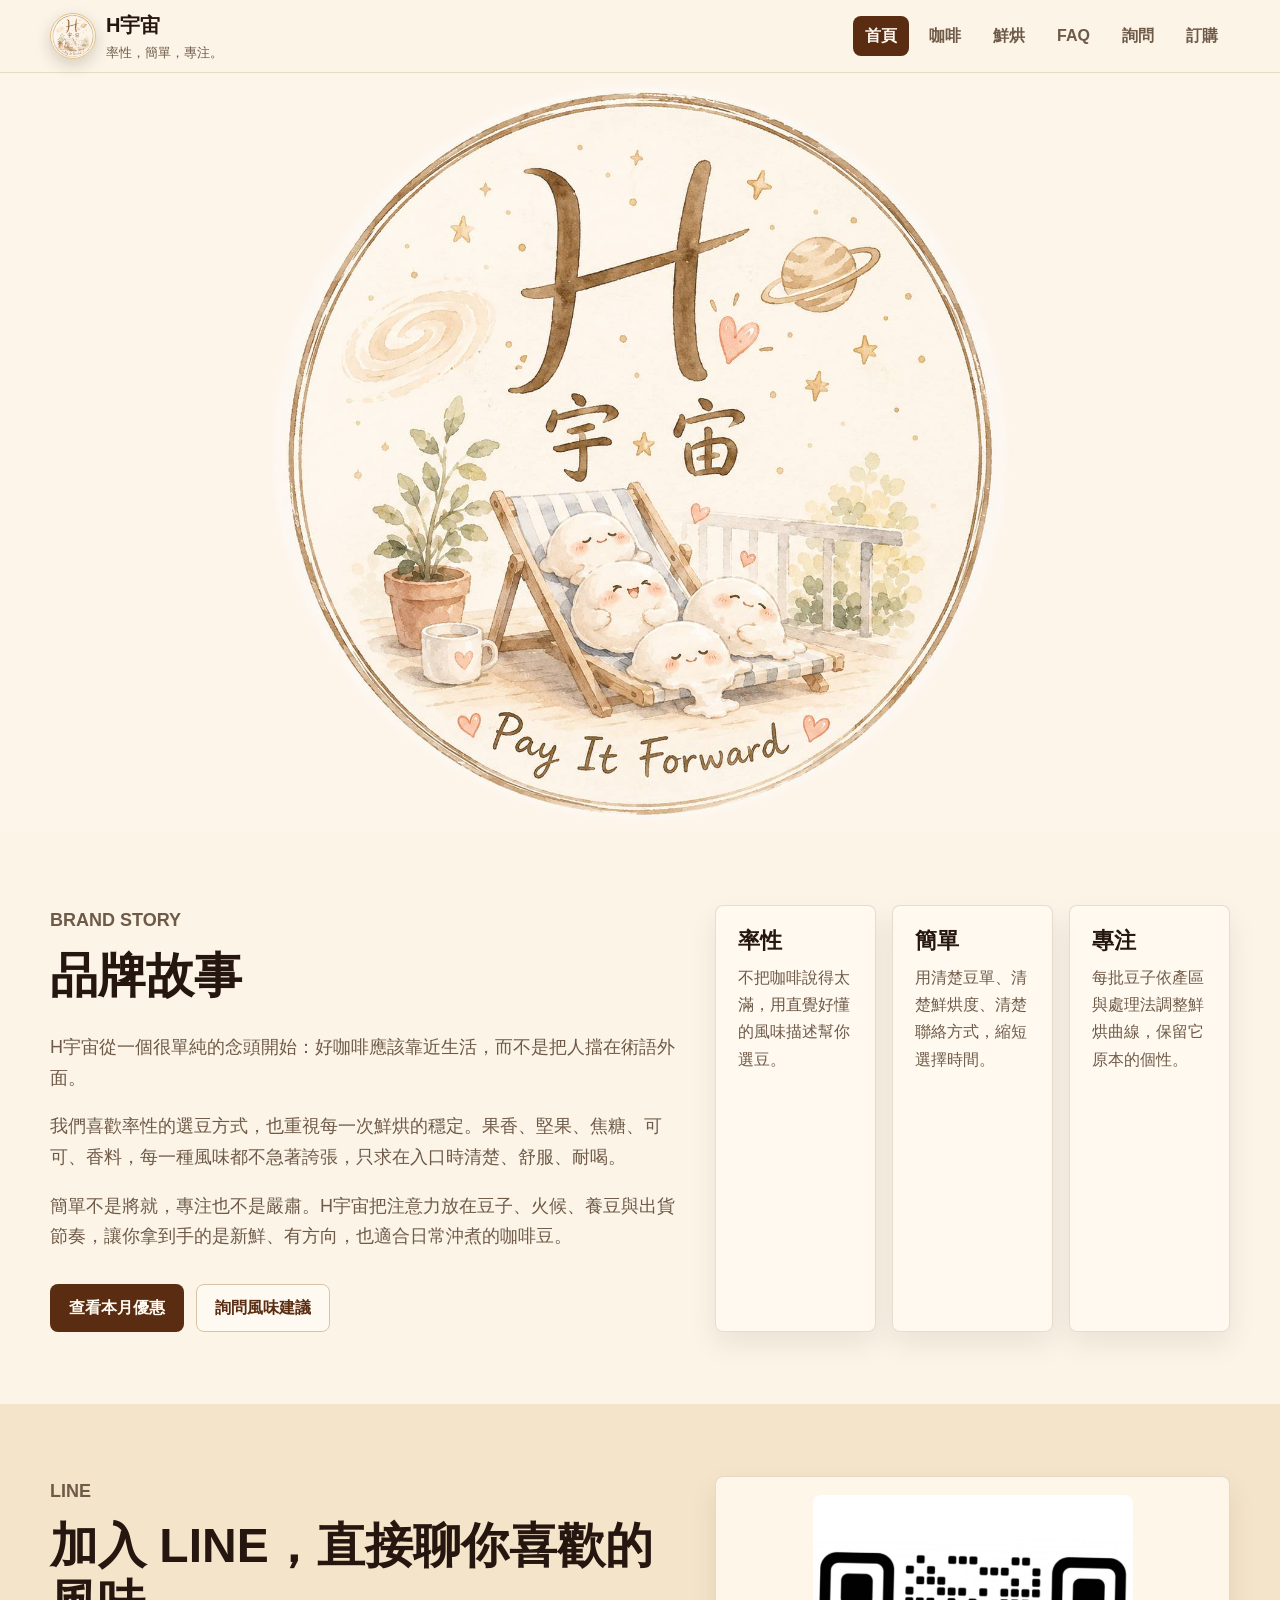
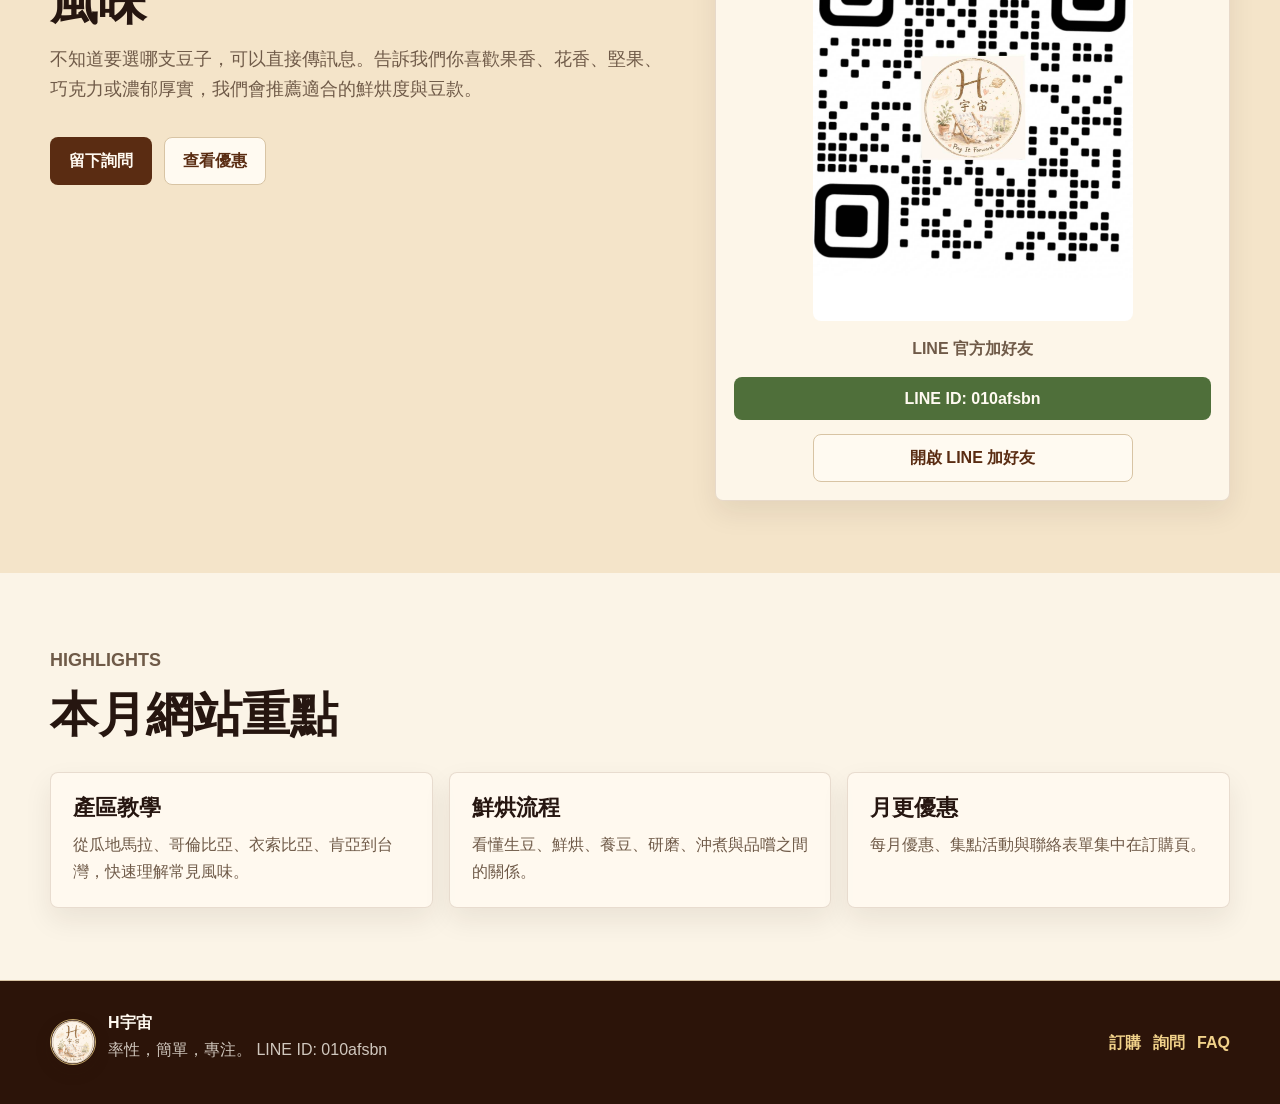
<file: index.html>
<!doctype html>
<html lang="zh-Hant">
  <head>
    <meta charset="utf-8">
    <meta name="viewport" content="width=device-width, initial-scale=1">
    <title>H宇宙</title>
    <meta name="description" content="H宇宙，以率性、簡單、專注的方式烘出日常裡乾淨而有個性的咖啡。">
    <meta name="keywords" content="H宇宙, 鮮烘咖啡豆, 咖啡豆訂購, 手沖咖啡, LINE 訂購咖啡豆">
    <meta name="author" content="H宇宙">
    <meta name="theme-color" content="#07101f">
    <link rel="canonical" href="https://go1688tw.github.io/yn/">
    <meta property="og:locale" content="zh_TW">
    <meta property="og:type" content="website">
    <meta property="og:site_name" content="H宇宙">
    <meta property="og:title" content="H宇宙">
    <meta property="og:description" content="率性、簡單、專注。以鮮烘豆單與 LINE 諮詢，找到適合日常的一杯咖啡。">
    <meta property="og:url" content="https://go1688tw.github.io/yn/">
    <meta property="og:image" content="https://go1688tw.github.io/yn/assets/images/social/og-h-universe-pay-it-forward-20260714.png">
    <meta name="twitter:card" content="summary_large_image">
    <meta name="twitter:title" content="H宇宙">
    <meta name="twitter:description" content="率性、簡單、專注。以鮮烘豆單與 LINE 諮詢，找到適合日常的一杯咖啡。">
    <meta name="twitter:image" content="https://go1688tw.github.io/yn/assets/images/social/og-h-universe-pay-it-forward-20260714.png">
    <link rel="icon" href="assets/images/logo/h-universe-pay-it-forward-logo-transparent.png">
    <link rel="apple-touch-icon" href="assets/images/logo/h-universe-pay-it-forward-logo-transparent.png">
    <link rel="stylesheet" href="assets/css/styles.css?v=20260714-logo-paper">
    <script type="application/ld+json">
      {
        "@context": "https://schema.org",
        "@type": "Store",
        "name": "H宇宙",
        "description": "鮮烘咖啡豆、月豆單、咖啡風味建議與 LINE 訂購諮詢。",
        "image": "https://go1688tw.github.io/yn/assets/images/social/og-h-universe-pay-it-forward-20260714.png",
        "logo": "https://go1688tw.github.io/yn/assets/images/logo/h-universe-pay-it-forward-logo-transparent.png",
        "url": "https://go1688tw.github.io/yn/",
        "contactPoint": {
          "@type": "ContactPoint",
          "contactType": "customer service",
          "url": "https://page.line.me/010afsbn",
          "areaServed": "TW",
          "availableLanguage": ["zh-Hant"]
        }
      }
    </script>
  </head>
  <body data-page="home">
    <header class="site-header" id="site-header"></header>
    <main id="app" class="site-main"></main>
    <footer class="site-footer" id="site-footer"></footer>
    <script src="https://code.jquery.com/jquery-3.7.1.min.js"></script>
    <script src="assets/js/form-config.js"></script>
    <script src="assets/js/app.js?v=20260714-qr-5647"></script>
  </body>
</html>
</file>
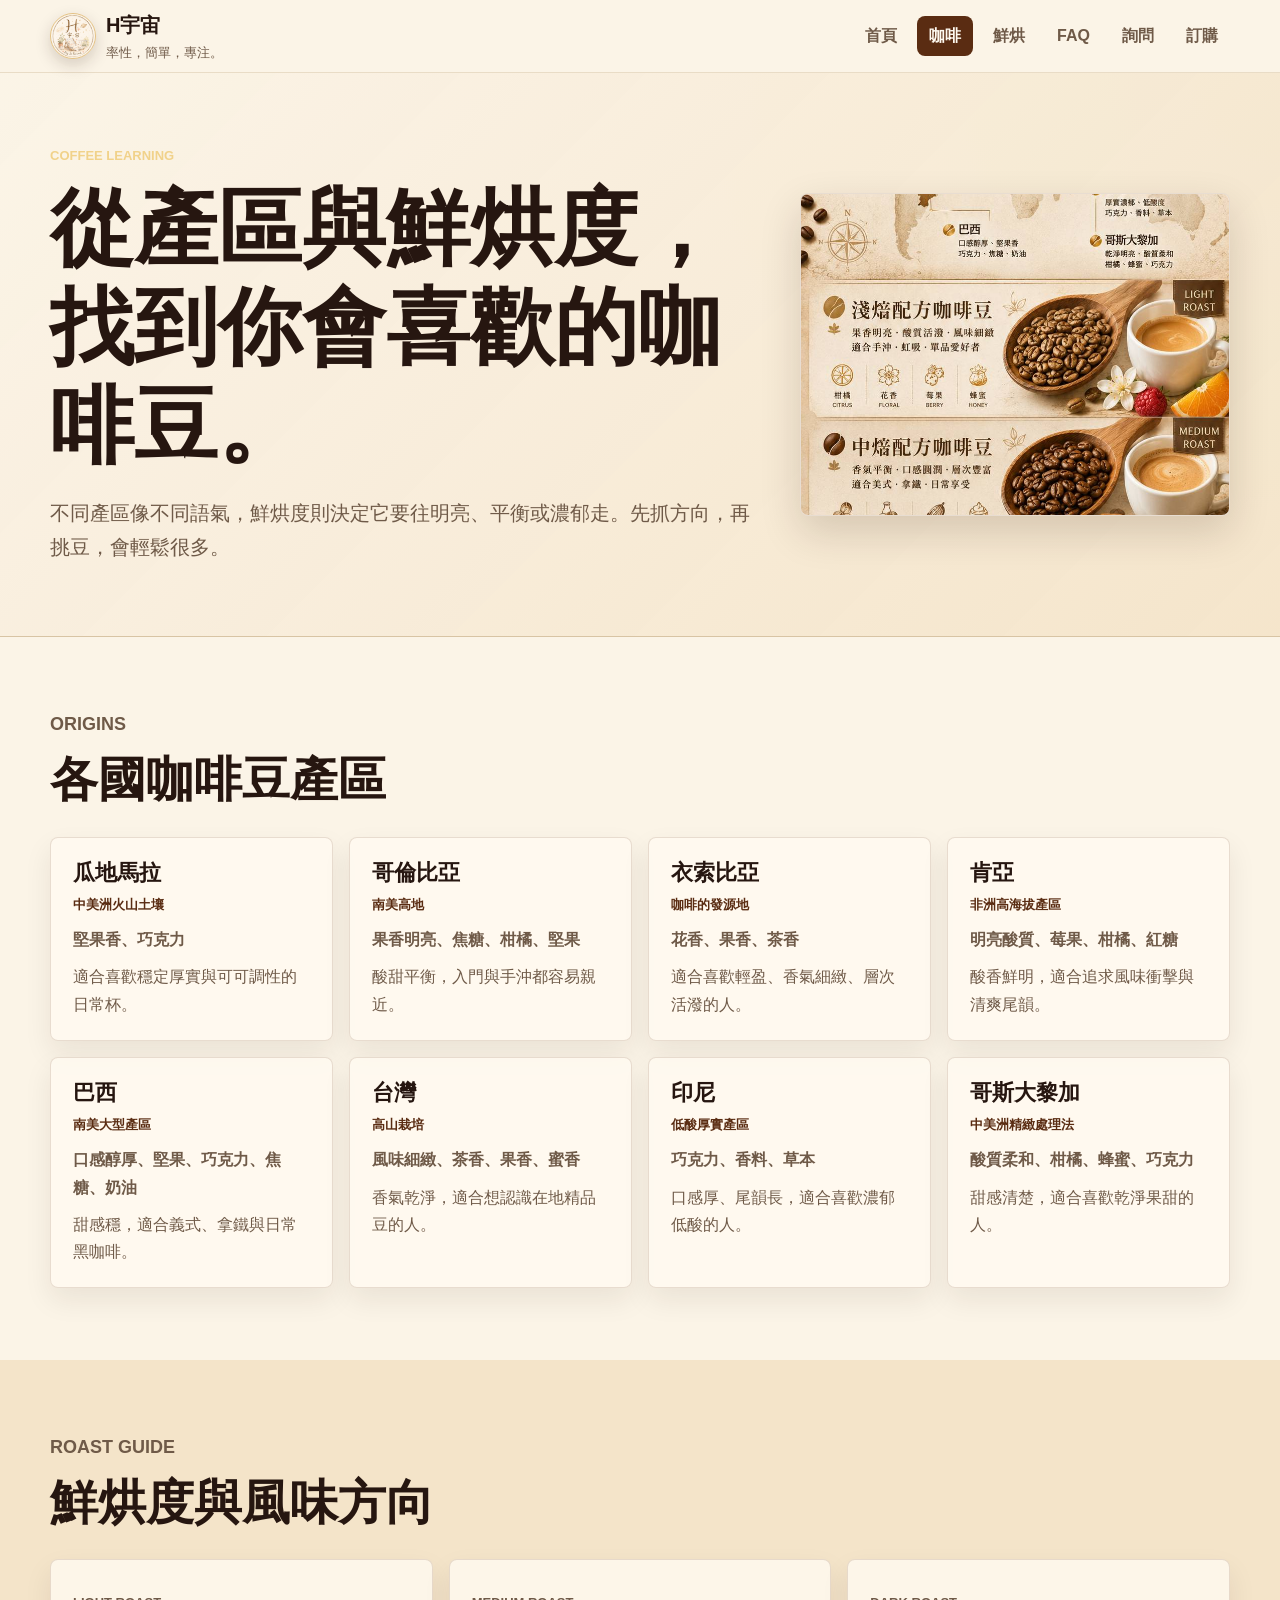
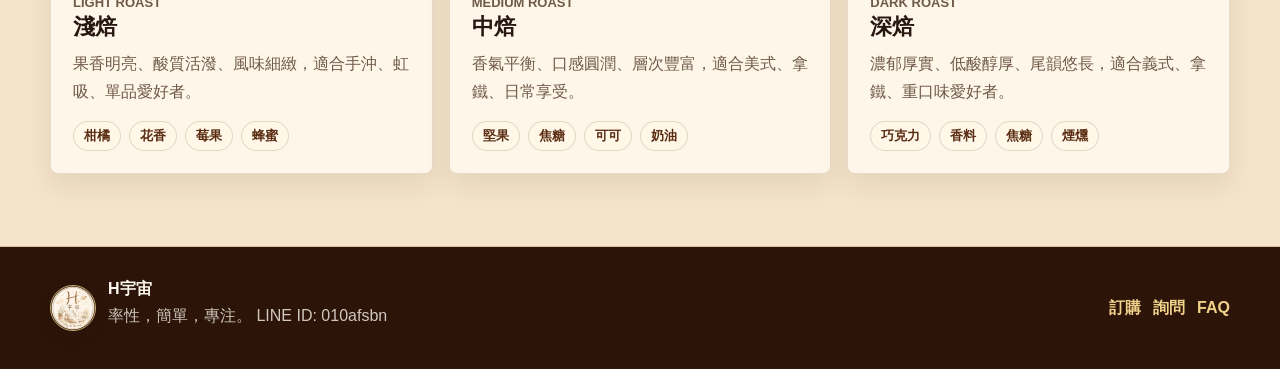
<file: coffee.html>
<!doctype html>
<html lang="zh-Hant">
  <head>
    <meta charset="utf-8">
    <meta name="viewport" content="width=device-width, initial-scale=1">
    <title>咖啡 | H宇宙</title>
    <meta name="description" content="認識咖啡豆產區、鮮烘度與風味方向。">
    <meta name="keywords" content="咖啡, 咖啡豆產區, 淺焙, 中焙, 深焙, 咖啡風味">
    <meta name="author" content="H宇宙">
    <meta name="theme-color" content="#f4e4c9">
    <link rel="canonical" href="https://go1688tw.github.io/yn/coffee.html">
    <meta property="og:locale" content="zh_TW">
    <meta property="og:type" content="article">
    <meta property="og:site_name" content="H宇宙">
    <meta property="og:title" content="咖啡 | H宇宙">
    <meta property="og:description" content="用產區、鮮烘度與風味方向，快速找到適合自己的咖啡豆。">
    <meta property="og:url" content="https://go1688tw.github.io/yn/coffee.html">
    <meta property="og:image" content="https://go1688tw.github.io/yn/assets/images/social/og-h-universe-pay-it-forward-20260714.png">
    <meta name="twitter:card" content="summary_large_image">
    <meta name="twitter:title" content="咖啡 | H宇宙">
    <meta name="twitter:description" content="認識咖啡豆產區、鮮烘度與風味方向。">
    <meta name="twitter:image" content="https://go1688tw.github.io/yn/assets/images/social/og-h-universe-pay-it-forward-20260714.png">
    <link rel="icon" href="assets/images/logo/h-universe-pay-it-forward-logo-transparent.png">
    <link rel="apple-touch-icon" href="assets/images/logo/h-universe-pay-it-forward-logo-transparent.png">
    <link rel="stylesheet" href="assets/css/styles.css?v=20260714-logo-paper">
  </head>
  <body data-page="education">
    <header class="site-header" id="site-header"></header>
    <main id="app" class="site-main"></main>
    <footer class="site-footer" id="site-footer"></footer>
    <script src="https://code.jquery.com/jquery-3.7.1.min.js"></script>
    <script src="assets/js/form-config.js"></script>
    <script src="assets/js/app.js?v=20260714-qr-5647"></script>
  </body>
</html>
</file>
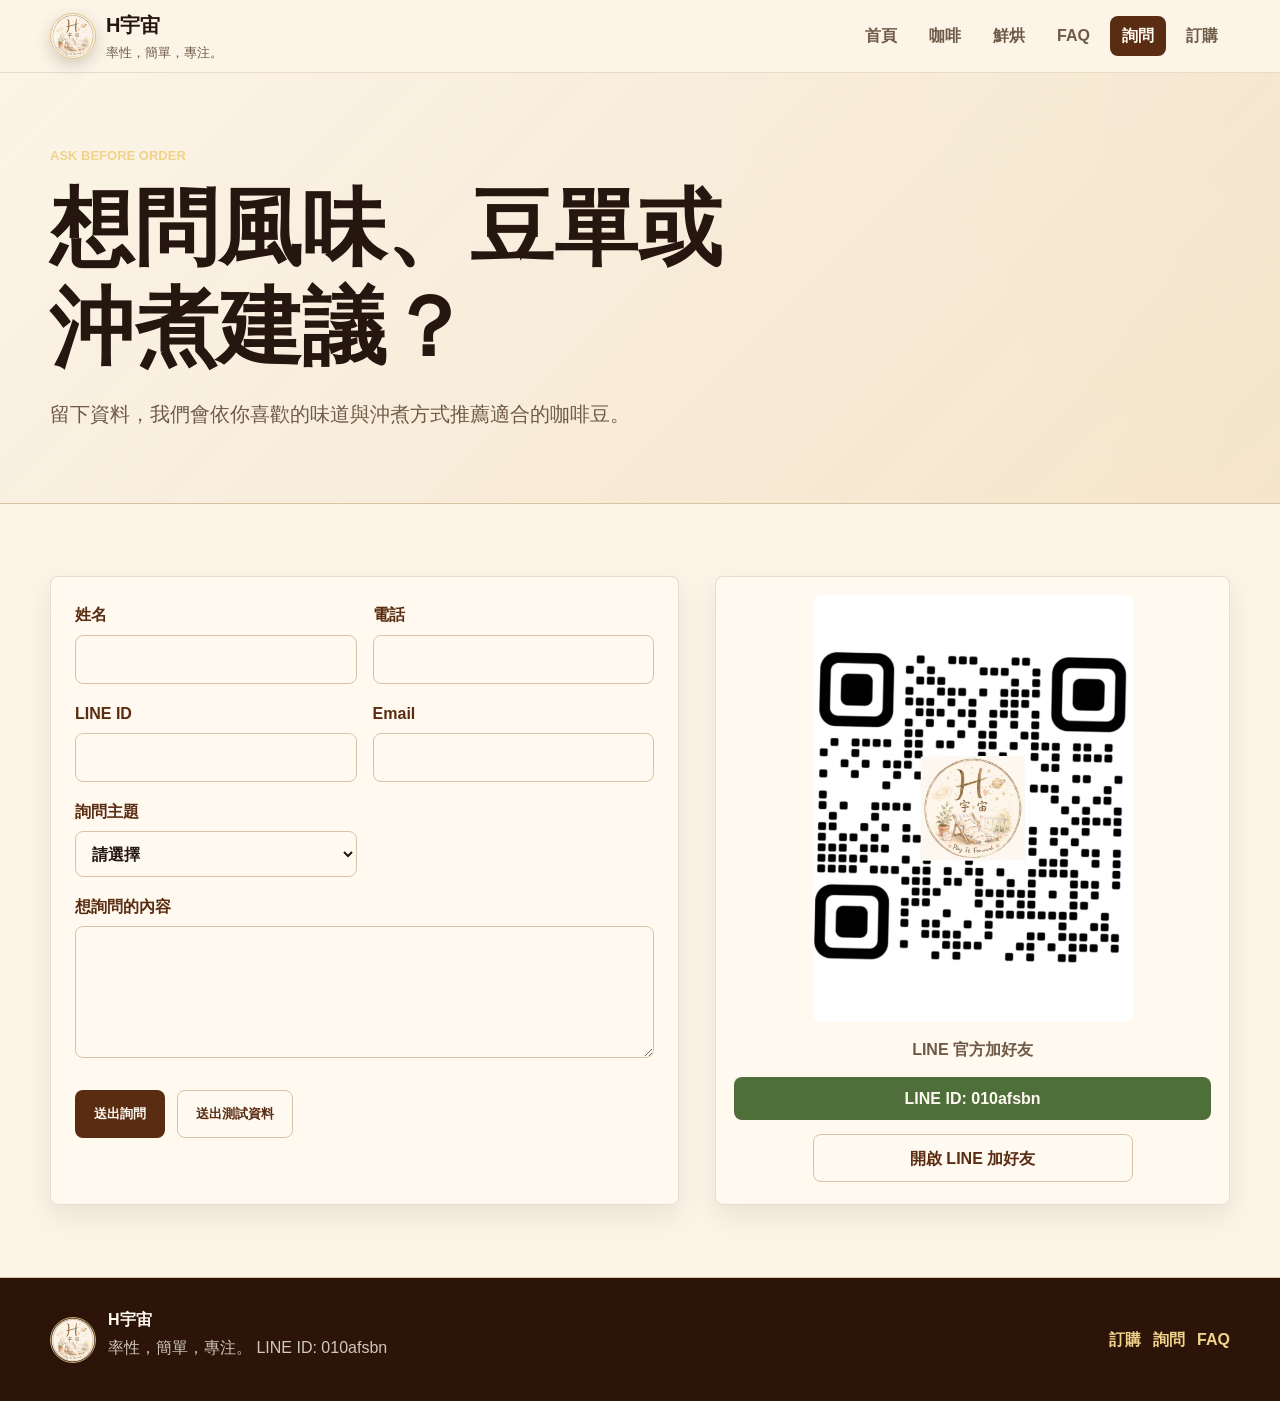
<file: contact.html>
<!doctype html>
<html lang="zh-Hant">
  <head>
    <meta charset="utf-8">
    <meta name="viewport" content="width=device-width, initial-scale=1">
    <title>詢問產品 | H宇宙</title>
    <meta name="description" content="留下聯絡方式，詢問咖啡豆產品、風味建議與訂購資訊。">
    <meta name="keywords" content="詢問咖啡豆, 咖啡豆推薦, LINE 咖啡豆, 咖啡風味建議">
    <meta name="author" content="H宇宙">
    <meta name="theme-color" content="#f4e4c9">
    <link rel="canonical" href="https://go1688tw.github.io/yn/contact.html">
    <meta property="og:locale" content="zh_TW">
    <meta property="og:type" content="website">
    <meta property="og:site_name" content="H宇宙">
    <meta property="og:title" content="詢問產品 | H宇宙">
    <meta property="og:description" content="留下聯絡方式，讓我們依你的口味推薦適合的鮮烘咖啡豆。">
    <meta property="og:url" content="https://go1688tw.github.io/yn/contact.html">
    <meta property="og:image" content="https://go1688tw.github.io/yn/assets/images/social/og-h-universe-pay-it-forward-20260714.png">
    <meta name="twitter:card" content="summary_large_image">
    <meta name="twitter:title" content="詢問產品 | H宇宙">
    <meta name="twitter:description" content="留下聯絡方式，詢問咖啡豆產品、風味建議與訂購資訊。">
    <meta name="twitter:image" content="https://go1688tw.github.io/yn/assets/images/social/og-h-universe-pay-it-forward-20260714.png">
    <link rel="icon" href="assets/images/logo/h-universe-pay-it-forward-logo-transparent.png">
    <link rel="apple-touch-icon" href="assets/images/logo/h-universe-pay-it-forward-logo-transparent.png">
    <link rel="stylesheet" href="assets/css/styles.css?v=20260714-logo-paper">
  </head>
  <body data-page="contact">
    <header class="site-header" id="site-header"></header>
    <main id="app" class="site-main"></main>
    <footer class="site-footer" id="site-footer"></footer>
    <script src="https://code.jquery.com/jquery-3.7.1.min.js"></script>
    <script src="assets/js/form-config.js"></script>
    <script src="assets/js/app.js?v=20260714-qr-5647"></script>
  </body>
</html>
</file>
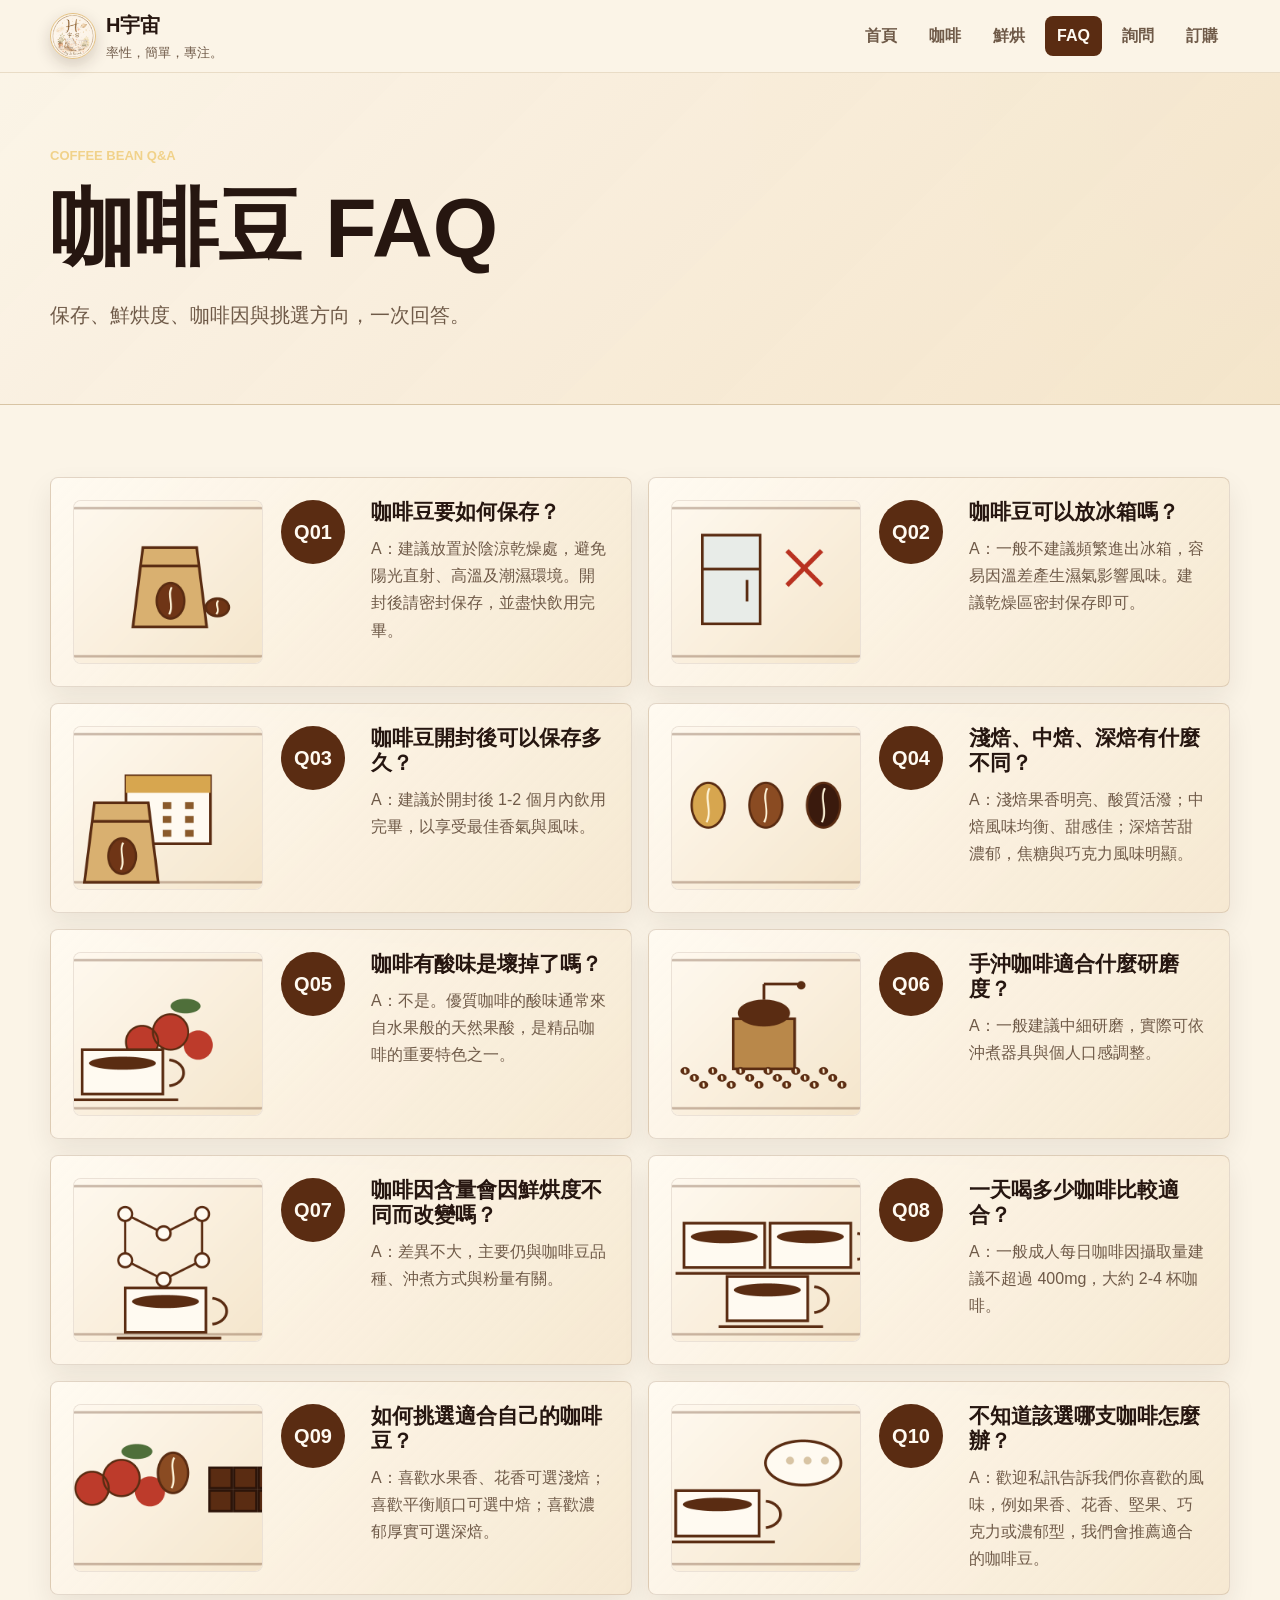
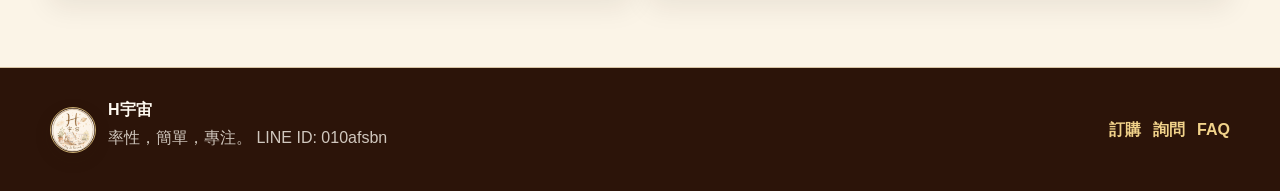
<file: faq.html>
<!doctype html>
<html lang="zh-Hant">
  <head>
    <meta charset="utf-8">
    <meta name="viewport" content="width=device-width, initial-scale=1">
    <title>FAQ | H宇宙</title>
    <meta name="description" content="咖啡豆保存、鮮烘度、咖啡因與挑豆常見問題。">
    <meta name="keywords" content="咖啡豆 FAQ, 咖啡豆保存, 咖啡豆冰箱, 咖啡因, 如何挑咖啡豆">
    <meta name="author" content="H宇宙">
    <meta name="theme-color" content="#f4e4c9">
    <link rel="canonical" href="https://go1688tw.github.io/yn/faq.html">
    <meta property="og:locale" content="zh_TW">
    <meta property="og:type" content="article">
    <meta property="og:site_name" content="H宇宙">
    <meta property="og:title" content="FAQ | H宇宙">
    <meta property="og:description" content="咖啡豆保存、鮮烘度、咖啡因與挑豆常見問題，一次整理。">
    <meta property="og:url" content="https://go1688tw.github.io/yn/faq.html">
    <meta property="og:image" content="https://go1688tw.github.io/yn/assets/images/social/og-h-universe-pay-it-forward-20260714.png">
    <meta name="twitter:card" content="summary_large_image">
    <meta name="twitter:title" content="FAQ | H宇宙">
    <meta name="twitter:description" content="咖啡豆保存、鮮烘度、咖啡因與挑豆常見問題。">
    <meta name="twitter:image" content="https://go1688tw.github.io/yn/assets/images/social/og-h-universe-pay-it-forward-20260714.png">
    <link rel="icon" href="assets/images/logo/h-universe-pay-it-forward-logo-transparent.png">
    <link rel="apple-touch-icon" href="assets/images/logo/h-universe-pay-it-forward-logo-transparent.png">
    <link rel="stylesheet" href="assets/css/styles.css?v=20260714-logo-paper">
  </head>
  <body data-page="faq">
    <header class="site-header" id="site-header"></header>
    <main id="app" class="site-main"></main>
    <footer class="site-footer" id="site-footer"></footer>
    <script src="https://code.jquery.com/jquery-3.7.1.min.js"></script>
    <script src="assets/js/form-config.js"></script>
    <script src="assets/js/app.js?v=20260714-qr-5647"></script>
  </body>
</html>
</file>
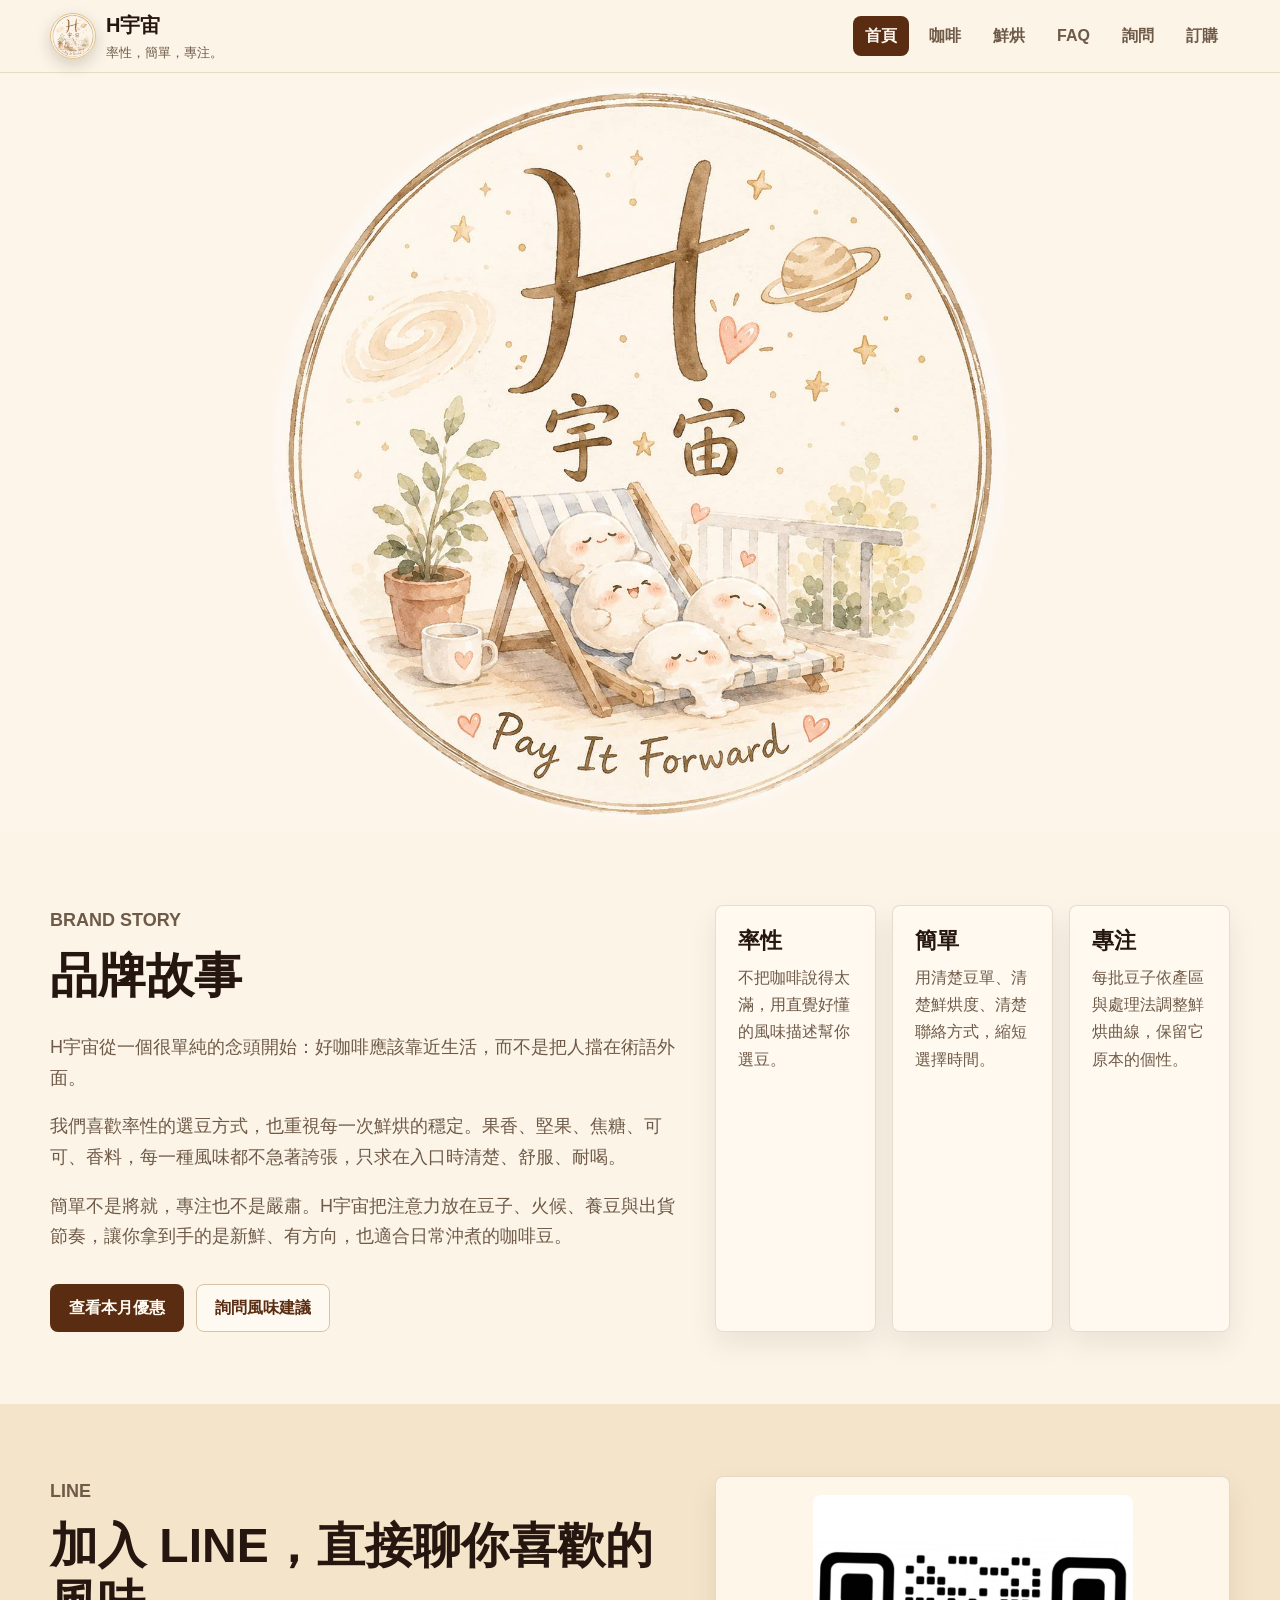
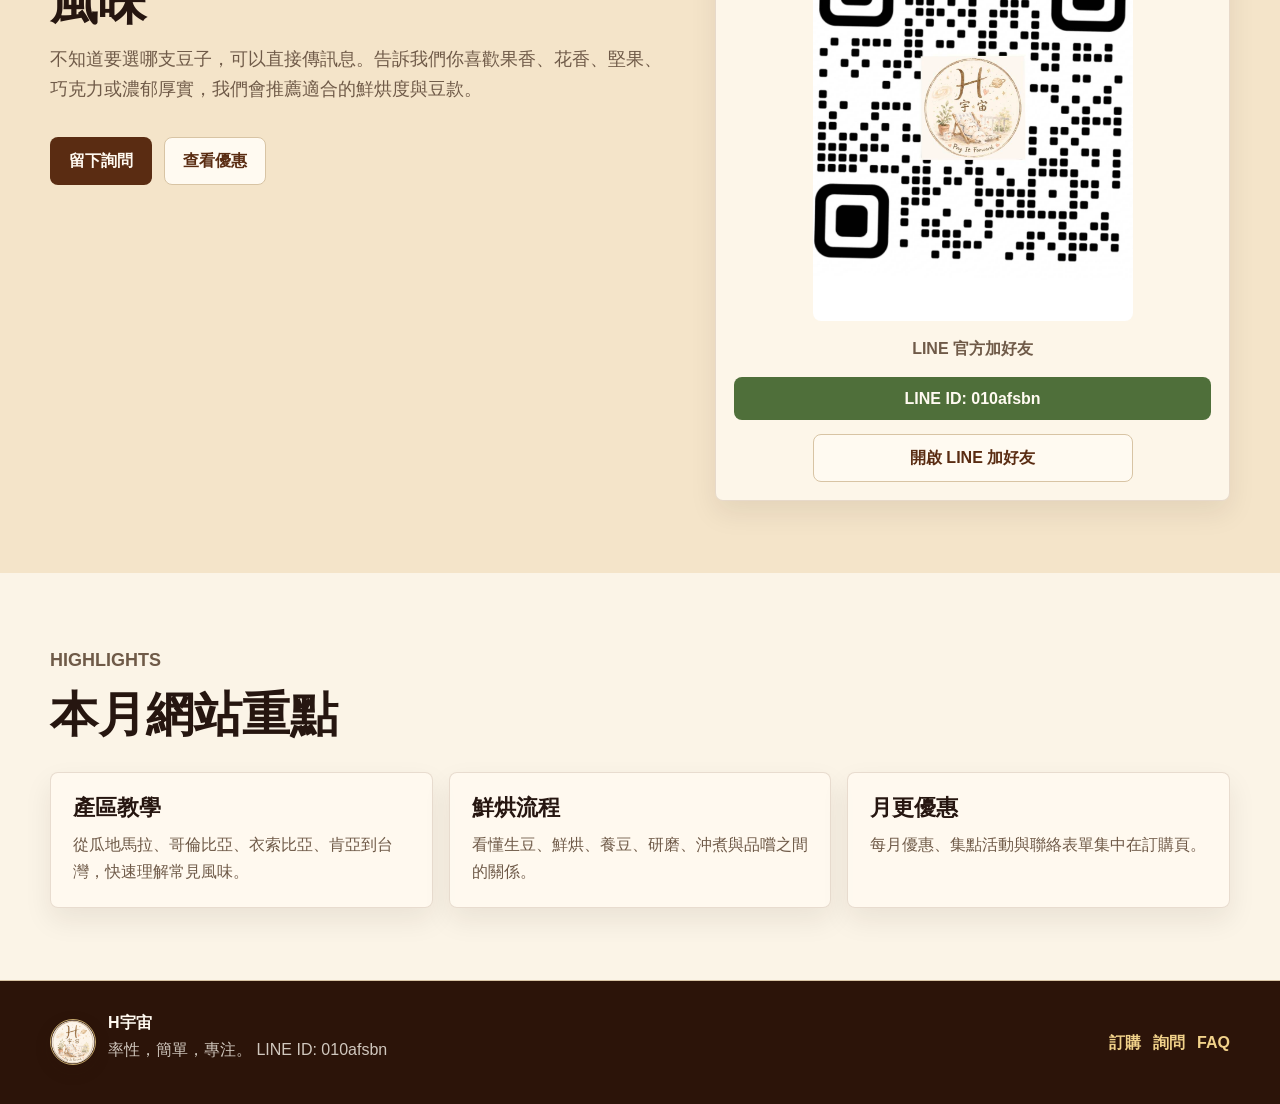
<file: line.html>
<!doctype html>
<html lang="zh-Hant">
  <head>
    <meta charset="utf-8">
    <meta name="viewport" content="width=device-width, initial-scale=1">
    <title>H宇宙</title>
    <meta name="description" content="率性、簡單、專注。以鮮烘豆單與 LINE 諮詢，找到適合日常的一杯咖啡。">
    <meta name="robots" content="noindex, follow">
    <link rel="canonical" href="https://go1688tw.github.io/yn/line.html">
    <meta property="og:locale" content="zh_TW">
    <meta property="og:type" content="website">
    <meta property="og:site_name" content="H宇宙">
    <meta property="og:title" content="H宇宙">
    <meta property="og:description" content="率性、簡單、專注。以鮮烘豆單與 LINE 諮詢，找到適合日常的一杯咖啡。">
    <meta property="og:url" content="https://go1688tw.github.io/yn/line.html">
    <meta property="og:image" content="https://go1688tw.github.io/yn/assets/images/social/og-h-universe-pay-it-forward-20260714.png">
    <meta name="twitter:card" content="summary_large_image">
    <meta name="twitter:title" content="H宇宙">
    <meta name="twitter:description" content="率性、簡單、專注。以鮮烘豆單與 LINE 諮詢，找到適合日常的一杯咖啡。">
    <meta name="twitter:image" content="https://go1688tw.github.io/yn/assets/images/social/og-h-universe-pay-it-forward-20260714.png">
    <link rel="icon" href="assets/images/logo/h-universe-pay-it-forward-logo-transparent.png">
    <link rel="apple-touch-icon" href="assets/images/logo/h-universe-pay-it-forward-logo-transparent.png">
    <meta http-equiv="refresh" content="0; url=index.html">
  </head>
  <body>
    <p><a href="index.html">前往 H宇宙首頁</a></p>
    <script>window.location.replace("index.html");</script>
  </body>
</html>
</file>
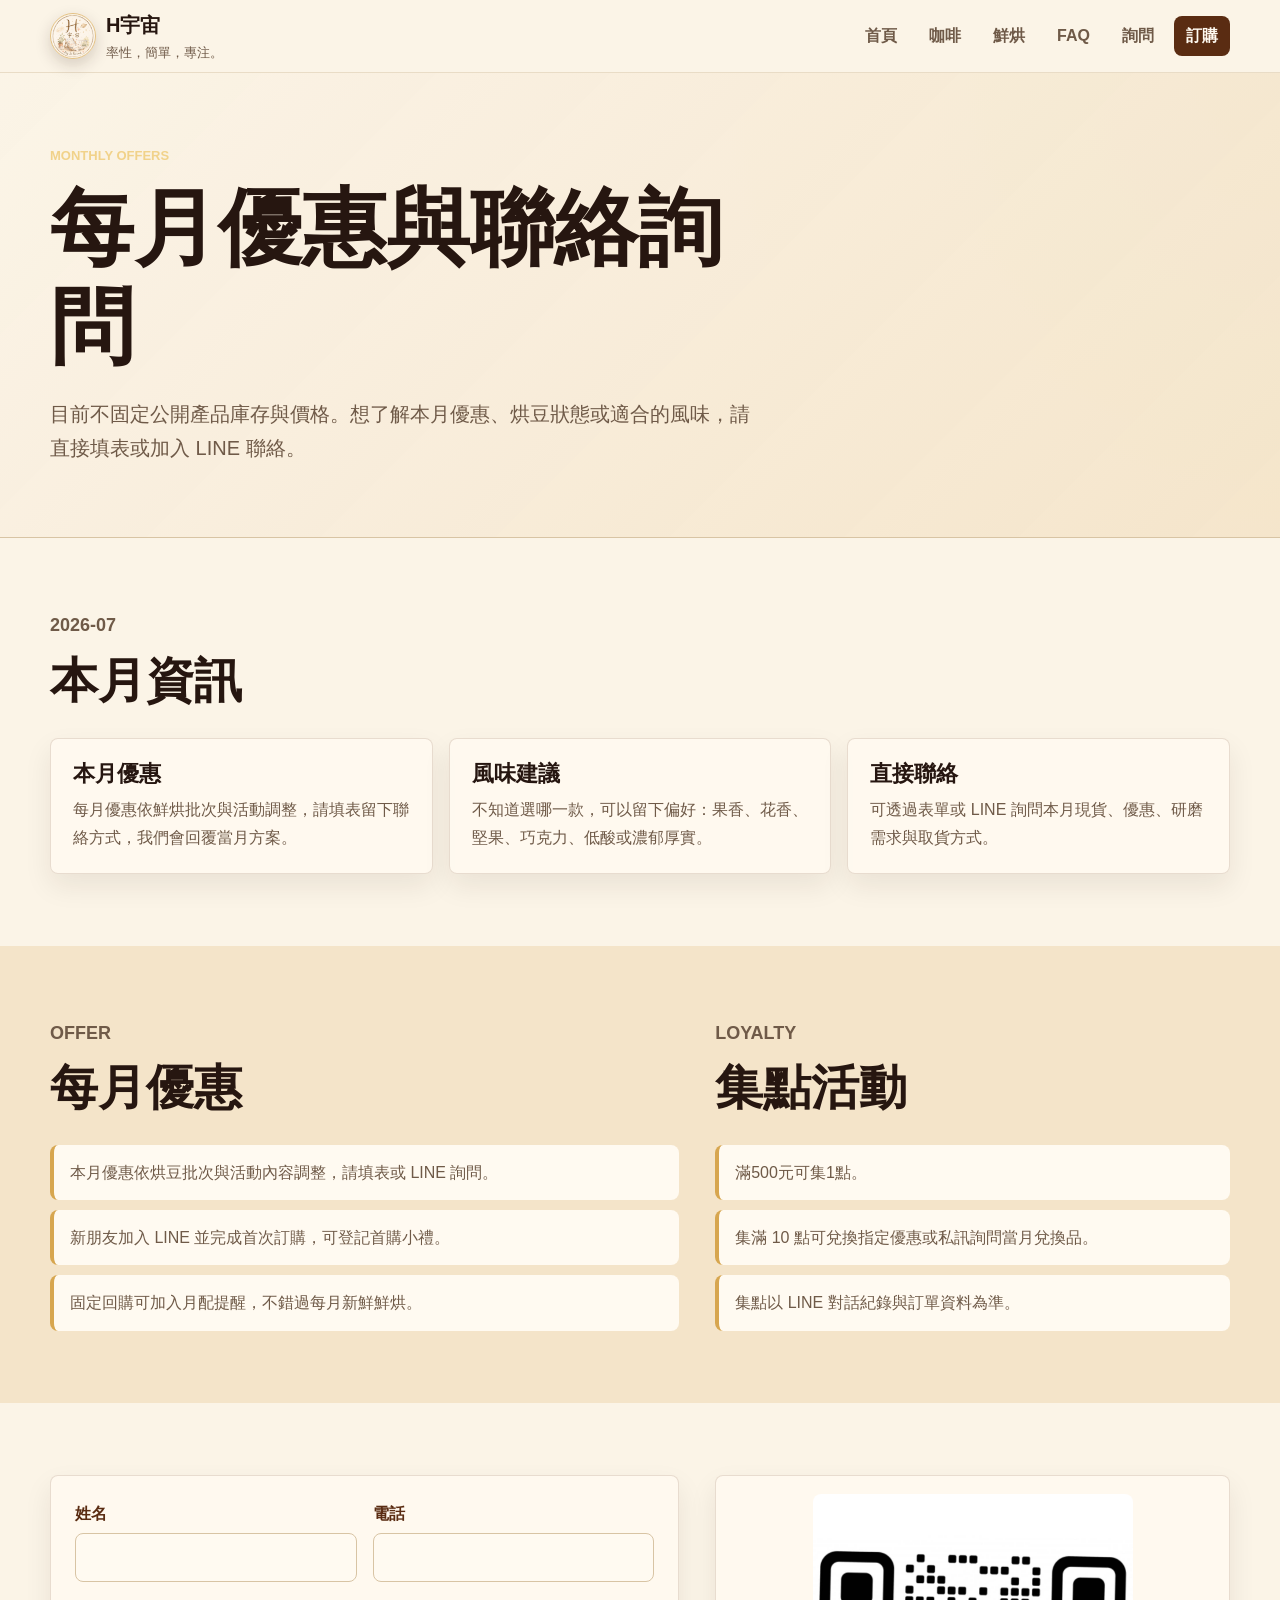
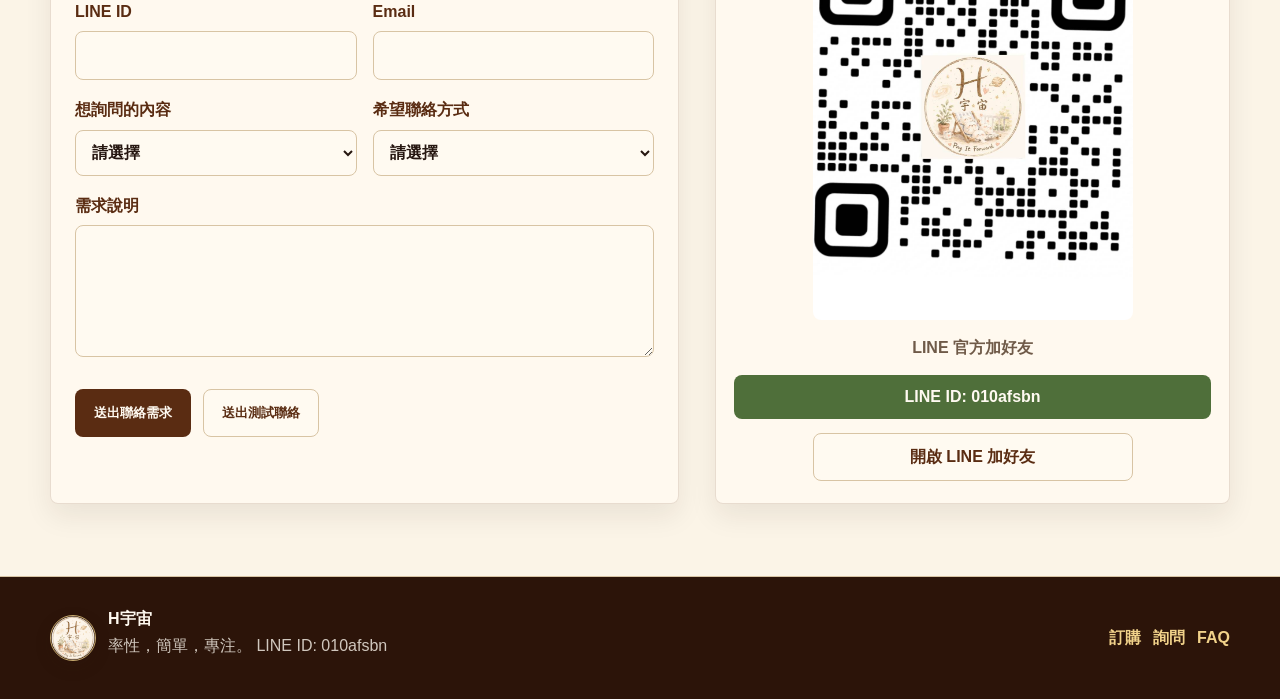
<file: order.html>
<!doctype html>
<html lang="zh-Hant">
  <head>
    <meta charset="utf-8">
    <meta name="viewport" content="width=device-width, initial-scale=1">
    <title>每月優惠與聯絡詢問 | H宇宙</title>
    <meta name="description" content="查看每月優惠、集點活動，並用表單或 LINE 詢問本月現貨與咖啡風味建議。">
    <meta name="keywords" content="咖啡豆優惠, 鮮烘咖啡豆, LINE 詢問咖啡豆, 咖啡風味推薦, 咖啡豆集點">
    <meta name="author" content="H宇宙">
    <meta name="theme-color" content="#f4e4c9">
    <link rel="canonical" href="https://go1688tw.github.io/yn/order.html">
    <meta property="og:locale" content="zh_TW">
    <meta property="og:type" content="website">
    <meta property="og:site_name" content="H宇宙">
    <meta property="og:title" content="每月優惠與聯絡詢問 | H宇宙">
    <meta property="og:description" content="查看每月優惠與集點活動，透過表單或 LINE 詢問本月現貨與風味建議。">
    <meta property="og:url" content="https://go1688tw.github.io/yn/order.html">
    <meta property="og:image" content="https://go1688tw.github.io/yn/assets/images/social/og-h-universe-pay-it-forward-20260714.png">
    <meta name="twitter:card" content="summary_large_image">
    <meta name="twitter:title" content="每月優惠與聯絡詢問 | H宇宙">
    <meta name="twitter:description" content="查看每月優惠、集點活動，並用表單或 LINE 詢問本月現貨與咖啡風味建議。">
    <meta name="twitter:image" content="https://go1688tw.github.io/yn/assets/images/social/og-h-universe-pay-it-forward-20260714.png">
    <link rel="icon" href="assets/images/logo/h-universe-pay-it-forward-logo-transparent.png">
    <link rel="apple-touch-icon" href="assets/images/logo/h-universe-pay-it-forward-logo-transparent.png">
    <link rel="stylesheet" href="assets/css/styles.css?v=20260714-logo-paper">
  </head>
  <body data-page="order">
    <header class="site-header" id="site-header"></header>
    <main id="app" class="site-main"></main>
    <footer class="site-footer" id="site-footer"></footer>
    <script src="https://code.jquery.com/jquery-3.7.1.min.js"></script>
    <script src="assets/js/form-config.js"></script>
    <script src="assets/js/app.js?v=20260714-qr-5647"></script>
  </body>
</html>
</file>
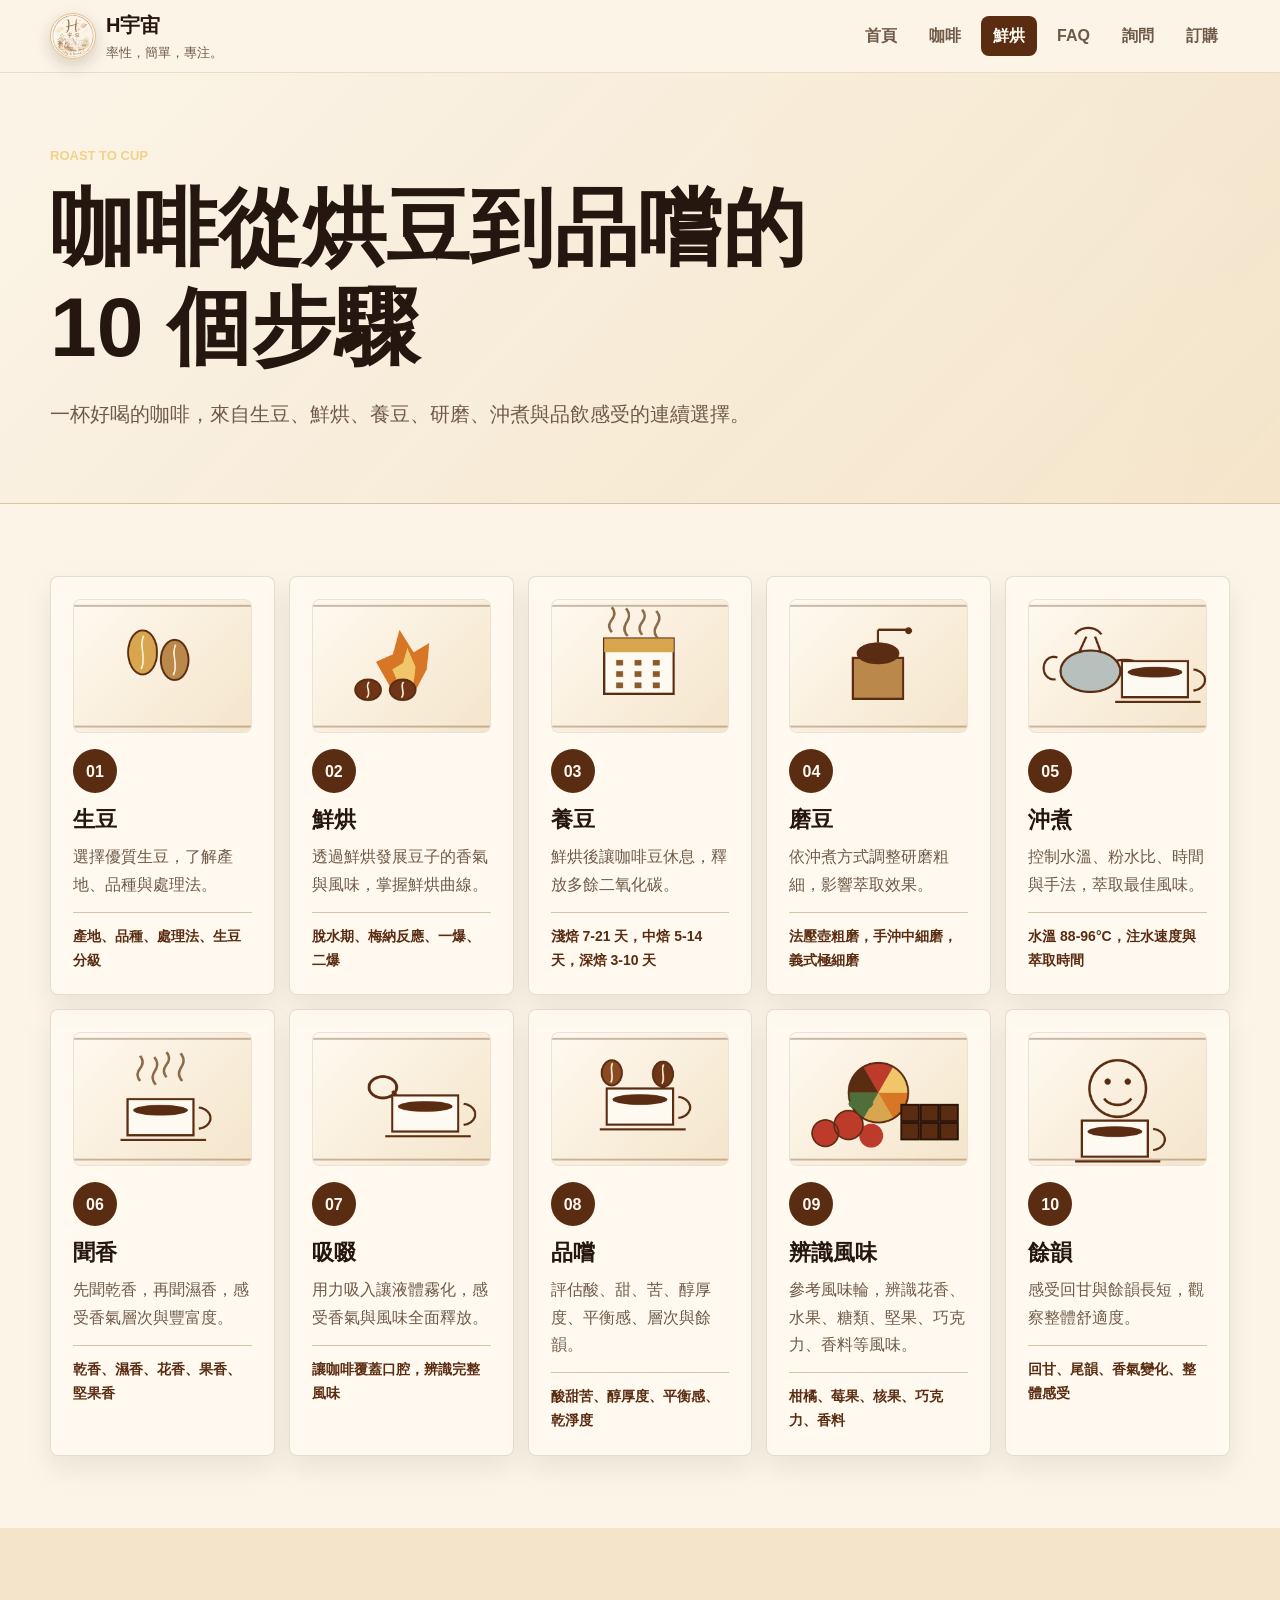
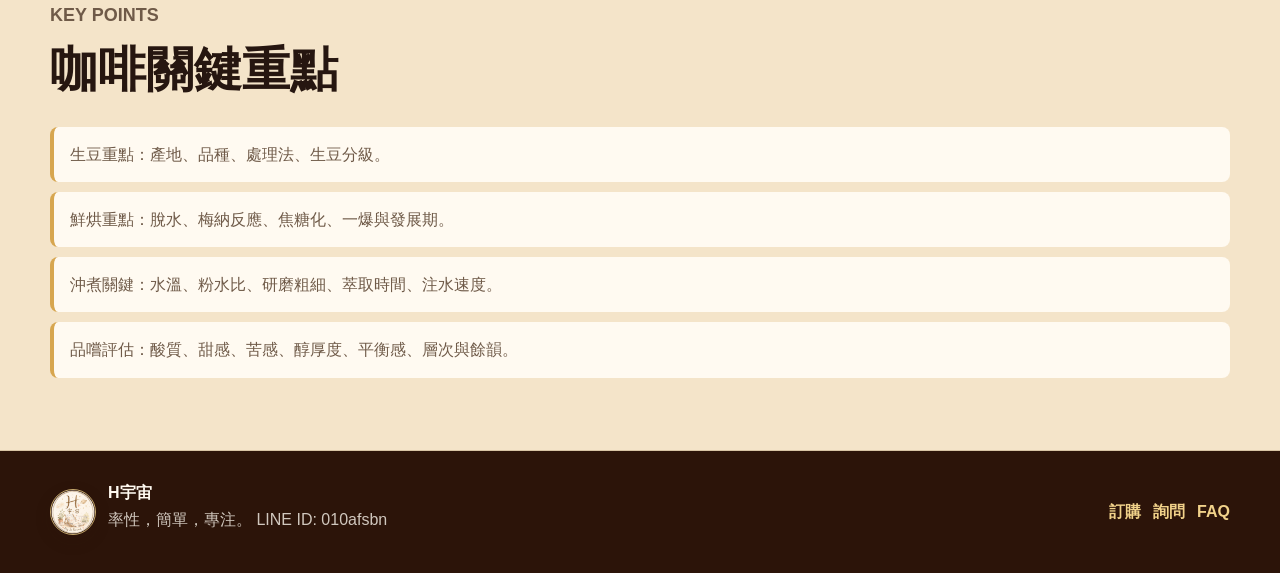
<file: roasting.html>
<!doctype html>
<html lang="zh-Hant">
  <head>
    <meta charset="utf-8">
    <meta name="viewport" content="width=device-width, initial-scale=1">
    <title>鮮烘 | H宇宙</title>
    <meta name="description" content="從生豆、鮮烘、養豆到沖煮與品嚐的咖啡流程。">
    <meta name="keywords" content="鮮烘, 養豆, 研磨, 手沖咖啡, 咖啡沖煮, 品嚐咖啡">
    <meta name="author" content="H宇宙">
    <meta name="theme-color" content="#f4e4c9">
    <link rel="canonical" href="https://go1688tw.github.io/yn/roasting.html">
    <meta property="og:locale" content="zh_TW">
    <meta property="og:type" content="article">
    <meta property="og:site_name" content="H宇宙">
    <meta property="og:title" content="鮮烘 | H宇宙">
    <meta property="og:description" content="看懂咖啡從生豆、鮮烘、養豆、磨豆、沖煮到品嚐的 10 個步驟。">
    <meta property="og:url" content="https://go1688tw.github.io/yn/roasting.html">
    <meta property="og:image" content="https://go1688tw.github.io/yn/assets/images/social/og-h-universe-pay-it-forward-20260714.png">
    <meta name="twitter:card" content="summary_large_image">
    <meta name="twitter:title" content="鮮烘 | H宇宙">
    <meta name="twitter:description" content="從生豆、鮮烘、養豆到沖煮與品嚐的咖啡流程。">
    <meta name="twitter:image" content="https://go1688tw.github.io/yn/assets/images/social/og-h-universe-pay-it-forward-20260714.png">
    <link rel="icon" href="assets/images/logo/h-universe-pay-it-forward-logo-transparent.png">
    <link rel="apple-touch-icon" href="assets/images/logo/h-universe-pay-it-forward-logo-transparent.png">
    <link rel="stylesheet" href="assets/css/styles.css?v=20260714-logo-paper">
  </head>
  <body data-page="roasting">
    <header class="site-header" id="site-header"></header>
    <main id="app" class="site-main"></main>
    <footer class="site-footer" id="site-footer"></footer>
    <script src="https://code.jquery.com/jquery-3.7.1.min.js"></script>
    <script src="assets/js/form-config.js"></script>
    <script src="assets/js/app.js?v=20260714-qr-5647"></script>
  </body>
</html>
</file>
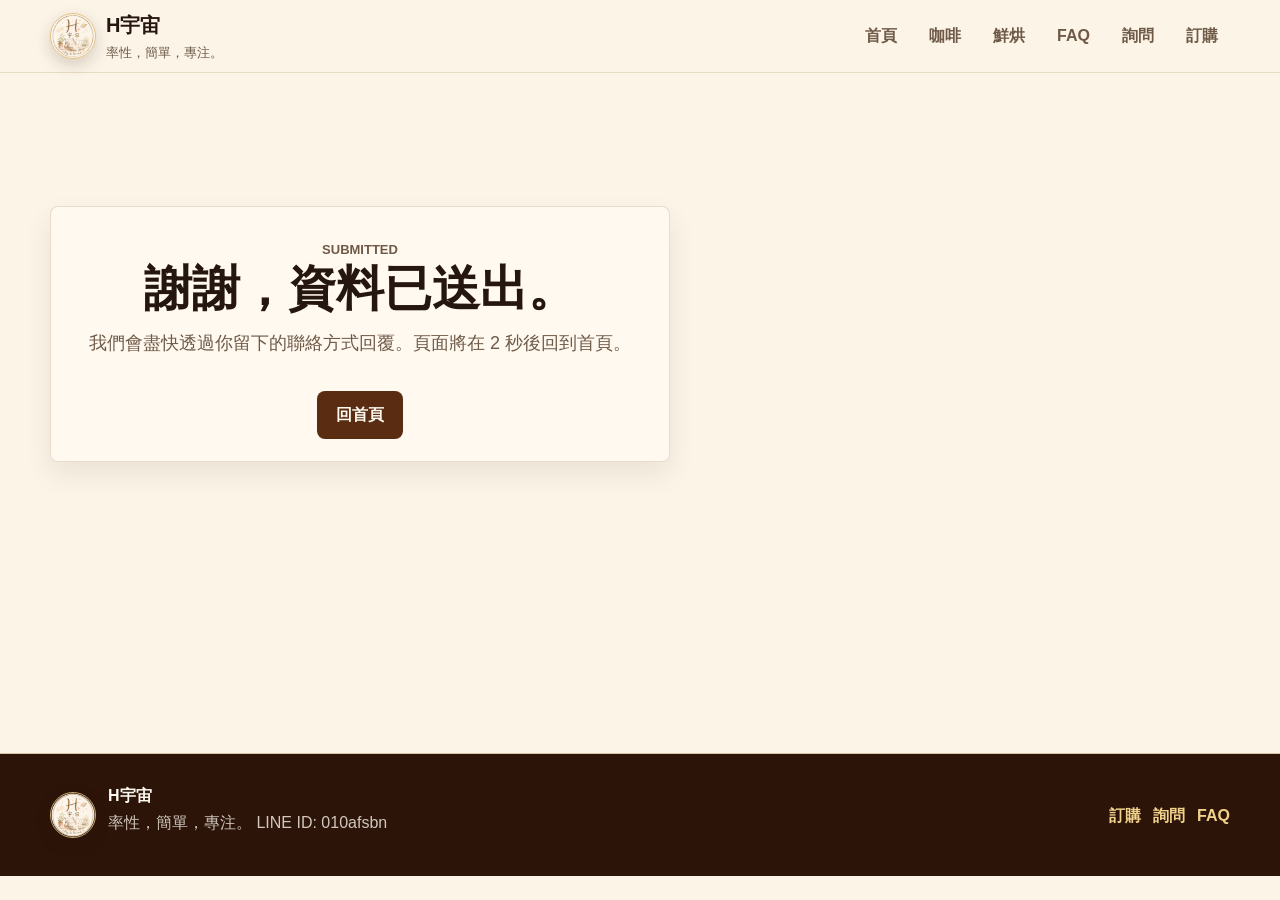
<file: thanks.html>
<!doctype html>
<html lang="zh-Hant">
  <head>
    <meta charset="utf-8">
    <meta name="viewport" content="width=device-width, initial-scale=1">
    <title>感謝您 | H宇宙</title>
    <meta name="description" content="表單已送出，稍後回到首頁。">
    <meta name="robots" content="noindex, nofollow">
    <meta name="theme-color" content="#07101f">
    <link rel="icon" href="assets/images/logo/h-universe-pay-it-forward-logo-transparent.png">
    <link rel="apple-touch-icon" href="assets/images/logo/h-universe-pay-it-forward-logo-transparent.png">
    <link rel="stylesheet" href="assets/css/styles.css?v=20260714-logo-paper">
  </head>
  <body data-page="thanks">
    <header class="site-header" id="site-header"></header>
    <main id="app" class="site-main"></main>
    <footer class="site-footer" id="site-footer"></footer>
    <script src="https://code.jquery.com/jquery-3.7.1.min.js"></script>
    <script src="assets/js/form-config.js"></script>
    <script src="assets/js/app.js?v=20260714-qr-5647"></script>
  </body>
</html>
</file>
<file: assets/css/styles.css>
:root {
  --ink: #261610;
  --muted: #6f5a48;
  --paper: #fbf4e7;
  --paper-strong: #f4e4c9;
  --coffee: #5a2c12;
  --coffee-dark: #2c1409;
  --gold: #d7a64f;
  --gold-soft: #f1d28a;
  --space: #07101f;
  --space-2: #102746;
  --leaf: #4f6f3a;
  --line: #d8c4a4;
  --white: #fffaf1;
  --logo-paper: #fdf5ea;
  --danger: #9b2e1f;
  --success: #476d3b;
  --shadow: 0 16px 40px rgba(44, 20, 9, 0.16);
  --radius: 8px;
}

* {
  box-sizing: border-box;
}

html {
  scroll-behavior: smooth;
}

body {
  margin: 0;
  color: var(--ink);
  background: var(--paper);
  font-family: "Noto Sans TC", "Microsoft JhengHei", Arial, sans-serif;
  line-height: 1.7;
}

img {
  display: block;
  max-width: 100%;
}

a {
  color: inherit;
  text-decoration: none;
}

.site-header {
  position: sticky;
  top: 0;
  z-index: 30;
  border-bottom: 1px solid rgba(216, 196, 164, 0.5);
  background: rgba(251, 244, 231, 0.94);
  backdrop-filter: blur(12px);
}

.nav-wrap {
  display: flex;
  align-items: center;
  justify-content: space-between;
  width: min(1180px, calc(100% - 32px));
  min-height: 72px;
  margin: 0 auto;
  gap: 24px;
}

.brand-link {
  display: inline-grid;
  grid-template-columns: 46px minmax(0, 1fr);
  align-items: center;
  gap: 10px;
  min-width: 220px;
}

.brand-logo,
.footer-logo {
  width: 46px;
  height: 46px;
  border: 1px solid rgba(215, 166, 79, 0.65);
  border-radius: 50%;
  object-fit: cover;
  box-shadow: 0 6px 16px rgba(44, 20, 9, 0.18);
}

.brand-copy {
  display: grid;
  gap: 0;
  min-width: 0;
}

.brand-copy strong {
  font-size: 20px;
  letter-spacing: 0;
}

.brand-copy span {
  color: var(--muted);
  font-size: 13px;
}

.nav-toggle {
  display: none;
  width: 44px;
  height: 44px;
  border: 1px solid var(--line);
  border-radius: var(--radius);
  background: var(--white);
  color: var(--coffee);
  font-size: 24px;
  cursor: pointer;
}

.nav-list {
  display: flex;
  align-items: center;
  justify-content: flex-end;
  margin: 0;
  padding: 0;
  gap: 8px;
  list-style: none;
}

.nav-list a {
  display: inline-flex;
  align-items: center;
  min-height: 40px;
  padding: 0 12px;
  border-radius: var(--radius);
  color: var(--muted);
  font-weight: 700;
  white-space: nowrap;
}

.nav-list a:hover,
.nav-list a.is-active {
  background: var(--coffee);
  color: var(--white);
}

.site-main {
  min-height: calc(100vh - 220px);
}

.section {
  padding: 72px 0;
}

.section.alt {
  background: var(--paper-strong);
}

.container {
  width: min(1180px, calc(100% - 32px));
  margin: 0 auto;
}

.sr-only {
  position: absolute;
  width: 1px;
  height: 1px;
  padding: 0;
  margin: -1px;
  overflow: hidden;
  clip: rect(0, 0, 0, 0);
  white-space: nowrap;
  border: 0;
}

.hero {
  position: relative;
  overflow: hidden;
  background: var(--space);
  color: var(--white);
}

.hero::before {
  content: "";
  position: absolute;
  inset: 0;
  background:
    linear-gradient(90deg, rgba(7, 16, 31, 0.92), rgba(7, 16, 31, 0.62), rgba(7, 16, 31, 0.2)),
    var(--hero-image);
  background-position: center;
  background-size: cover;
  transform: scale(1.02);
}

body[data-page="home"] .hero {
  background: var(--logo-paper);
  color: var(--ink);
}

body[data-page="home"] .hero::before {
  background: var(--hero-image) center / contain no-repeat var(--logo-paper);
  transform: none;
}

body[data-page="home"] .hero .container {
  min-height: min(760px, calc(100vh - 72px));
}

.hero .container {
  position: relative;
  display: grid;
  align-items: center;
  min-height: 620px;
  padding: 84px 0 64px;
}

.hero-content {
  max-width: 720px;
}

.hero-content h1,
.hero-content .lead {
  font-family: "Segoe Print", "DFKai-SB", "KaiTi", "Microsoft JhengHei", cursive;
}

.hero-content h1 {
  font-weight: 700;
}

.hero-content .lead {
  font-weight: 600;
}

.kicker {
  margin: 0 0 12px;
  color: var(--gold-soft);
  font-size: 13px;
  font-weight: 800;
  letter-spacing: 0;
  text-transform: uppercase;
}

h1,
h2,
h3 {
  margin: 0;
  line-height: 1.18;
}

h1 {
  max-width: 760px;
  font-size: clamp(40px, 7vw, 84px);
}

h2 {
  font-size: clamp(28px, 4vw, 48px);
}

h3 {
  font-size: 22px;
}

.lead {
  max-width: 720px;
  margin: 20px 0 0;
  color: rgba(255, 250, 241, 0.86);
  font-size: 20px;
}

.page-hero {
  background:
    linear-gradient(135deg, rgba(251, 244, 231, 0.96), rgba(244, 228, 201, 0.92)),
    radial-gradient(circle at top right, rgba(215, 166, 79, 0.22), transparent 42%);
  border-bottom: 1px solid var(--line);
}

.page-hero .container {
  display: grid;
  grid-template-columns: minmax(0, 1fr) minmax(280px, 430px);
  align-items: center;
  padding: 72px 0;
  gap: 44px;
}

.simple-hero .container {
  grid-template-columns: 1fr;
}

.page-hero .lead {
  color: var(--muted);
}

.page-hero-image {
  aspect-ratio: 4 / 3;
  overflow: hidden;
  border: 1px solid rgba(90, 44, 18, 0.14);
  border-radius: var(--radius);
  box-shadow: var(--shadow);
  background: var(--white);
}

.page-hero-image img {
  width: 100%;
  height: 100%;
  object-fit: cover;
}

.actions {
  display: flex;
  flex-wrap: wrap;
  margin-top: 32px;
  gap: 12px;
}

.button {
  display: inline-flex;
  align-items: center;
  justify-content: center;
  min-height: 48px;
  padding: 0 18px;
  border: 1px solid transparent;
  border-radius: var(--radius);
  background: var(--coffee);
  color: var(--white);
  font-weight: 800;
  cursor: pointer;
}

.button:hover {
  background: var(--coffee-dark);
}

.button.secondary {
  border-color: rgba(255, 250, 241, 0.42);
  background: rgba(255, 250, 241, 0.08);
}

.button.light {
  border-color: var(--line);
  background: var(--white);
  color: var(--coffee);
}

.section-title {
  display: grid;
  max-width: 760px;
  margin-bottom: 28px;
  gap: 12px;
}

.section-title p {
  margin: 0;
  color: var(--muted);
  font-size: 18px;
}

.story-grid,
.line-grid,
.two-col {
  display: grid;
  grid-template-columns: minmax(0, 1.1fr) minmax(280px, 0.9fr);
  gap: 36px;
}

.prose {
  color: var(--muted);
  font-size: 18px;
}

.prose p {
  margin: 0 0 18px;
}

.card-grid {
  display: grid;
  grid-template-columns: repeat(3, minmax(0, 1fr));
  gap: 16px;
}

.card,
.form-panel,
.qr-panel {
  border: 1px solid rgba(90, 44, 18, 0.14);
  border-radius: var(--radius);
  background: rgba(255, 250, 241, 0.82);
  box-shadow: 0 12px 28px rgba(44, 20, 9, 0.08);
}

.card {
  padding: 22px;
}

.card p {
  margin: 10px 0 0;
  color: var(--muted);
}

.tag-row {
  display: flex;
  flex-wrap: wrap;
  margin-top: 16px;
  gap: 8px;
}

.tag {
  display: inline-flex;
  align-items: center;
  min-height: 30px;
  padding: 0 10px;
  border: 1px solid rgba(90, 44, 18, 0.16);
  border-radius: 999px;
  background: #fff7e8;
  color: var(--coffee);
  font-size: 13px;
  font-weight: 800;
}

.origin-grid {
  display: grid;
  grid-template-columns: repeat(4, minmax(0, 1fr));
  gap: 16px;
}

.origin-card h3 {
  display: flex;
  align-items: center;
  justify-content: space-between;
  gap: 12px;
}

.origin-card small {
  display: block;
  margin-top: 8px;
  color: var(--coffee);
  font-weight: 800;
}

.steps-grid {
  display: grid;
  grid-template-columns: repeat(5, minmax(0, 1fr));
  gap: 14px;
}

.step-card {
  display: grid;
  align-content: start;
}

.step-image,
.faq-image {
  overflow: hidden;
  margin: 0 0 16px;
  border: 1px solid rgba(90, 44, 18, 0.12);
  border-radius: var(--radius);
  background: var(--white);
}

.step-image {
  aspect-ratio: 4 / 3;
}

.step-image img,
.faq-image img {
  width: 100%;
  height: 100%;
  object-fit: cover;
}

.step-number {
  display: inline-flex;
  align-items: center;
  justify-content: center;
  width: 44px;
  height: 44px;
  margin-bottom: 14px;
  border-radius: 50%;
  background: var(--coffee);
  color: var(--white);
  font-weight: 900;
}

.focus {
  margin-top: 14px;
  padding-top: 12px;
  border-top: 1px solid var(--line);
  color: var(--coffee);
  font-size: 14px;
  font-weight: 800;
}

.faq-list {
  display: grid;
  gap: 12px;
}

.faq-card-grid {
  display: grid;
  grid-template-columns: repeat(2, minmax(0, 1fr));
  gap: 16px;
}

.faq-card {
  display: grid;
  grid-template-columns: 190px minmax(0, 1fr);
  gap: 18px;
  min-height: 156px;
  padding: 22px;
  border: 1px solid rgba(90, 44, 18, 0.16);
  border-radius: var(--radius);
  background:
    linear-gradient(135deg, rgba(255, 250, 241, 0.96), rgba(244, 228, 201, 0.72));
  box-shadow: 0 12px 28px rgba(44, 20, 9, 0.08);
}

.faq-image {
  align-self: stretch;
  min-height: 164px;
  margin: 0;
}

.faq-copy {
  display: grid;
  grid-template-columns: 72px minmax(0, 1fr);
  gap: 18px;
  align-items: start;
}

.faq-badge {
  display: inline-flex;
  align-items: center;
  justify-content: center;
  width: 64px;
  height: 64px;
  border-radius: 50%;
  background: var(--coffee);
  color: var(--white);
  font-size: 20px;
  font-weight: 900;
}

.faq-card h3 {
  font-size: 21px;
}

.faq-card p {
  margin: 10px 0 0;
  color: var(--muted);
}

.faq-item {
  border: 1px solid rgba(90, 44, 18, 0.16);
  border-radius: var(--radius);
  background: var(--white);
}

.faq-question {
  width: 100%;
  min-height: 58px;
  padding: 14px 18px;
  border: 0;
  background: transparent;
  color: var(--ink);
  font: inherit;
  font-weight: 900;
  text-align: left;
  cursor: pointer;
}

.faq-answer {
  display: none;
  padding: 0 18px 18px;
  color: var(--muted);
}

.faq-item.is-open .faq-answer {
  display: block;
}

.qr-panel {
  display: grid;
  align-content: start;
  padding: 18px;
  gap: 14px;
}

.qr-link {
  display: grid;
  gap: 14px;
  text-align: center;
}

.qr-link img {
  width: min(100%, 320px);
  margin: 0 auto;
  border-radius: var(--radius);
}

.qr-link span {
  color: var(--muted);
  font-weight: 900;
}

.qr-link:hover span {
  color: var(--coffee);
}

.qr-panel p {
  margin: 0;
  color: var(--muted);
  text-align: center;
}

.line-id {
  display: inline-flex;
  align-items: center;
  justify-content: center;
  padding: 8px 12px;
  border-radius: var(--radius);
  background: var(--leaf);
  color: var(--white);
  font-weight: 900;
}

.qr-button {
  width: min(100%, 320px);
  margin: 0 auto;
}

.menu-grid {
  display: grid;
  grid-template-columns: repeat(4, minmax(0, 1fr));
  gap: 16px;
}

.bean-meta {
  margin-top: 12px;
  color: var(--coffee);
  font-weight: 900;
}

.note-list {
  display: grid;
  margin: 0;
  padding: 0;
  gap: 10px;
  list-style: none;
}

.note-list li {
  padding: 14px 16px;
  border-left: 4px solid var(--gold);
  border-radius: var(--radius);
  background: var(--white);
  color: var(--muted);
}

.form-panel {
  padding: 24px;
}

.form-grid {
  display: grid;
  grid-template-columns: repeat(2, minmax(0, 1fr));
  gap: 16px;
}

.field.full {
  grid-column: 1 / -1;
}

label {
  display: grid;
  gap: 6px;
  color: var(--coffee);
  font-weight: 900;
}

input,
select,
textarea {
  width: 100%;
  min-height: 46px;
  padding: 10px 12px;
  border: 1px solid var(--line);
  border-radius: var(--radius);
  background: var(--white);
  color: var(--ink);
  font: inherit;
}

textarea {
  min-height: 132px;
  resize: vertical;
}

.form-status {
  min-height: 28px;
  margin-top: 14px;
  color: var(--muted);
  font-weight: 800;
}

.form-status.success {
  color: var(--success);
}

.form-status.error {
  color: var(--danger);
}

.site-footer {
  border-top: 1px solid var(--line);
  background: var(--coffee-dark);
  color: var(--white);
}

.footer-wrap {
  display: grid;
  grid-template-columns: minmax(0, 1fr) auto;
  align-items: center;
  width: min(1180px, calc(100% - 32px));
  margin: 0 auto;
  padding: 28px 0;
  gap: 20px;
}

.footer-wrap p {
  margin: 0;
  color: rgba(255, 250, 241, 0.78);
}

.footer-wrap > div:first-child {
  display: grid;
  grid-template-columns: 46px minmax(0, 1fr);
  align-items: center;
  gap: 12px;
}

.footer-logo {
  grid-row: span 2;
  border-color: rgba(241, 210, 138, 0.8);
}

.mini-links {
  display: flex;
  flex-wrap: wrap;
  gap: 12px;
}

.mini-links a {
  color: var(--gold-soft);
  font-weight: 800;
}

.thanks-panel {
  display: grid;
  min-height: 58vh;
  place-items: center;
  text-align: center;
}

.thanks-panel .card {
  max-width: 620px;
}

.thanks-panel h1 {
  font-size: clamp(30px, 5vw, 48px);
}

@media (max-width: 980px) {
  .page-hero .container,
  .story-grid,
  .line-grid,
  .two-col {
    grid-template-columns: 1fr;
  }

  .origin-grid,
  .menu-grid {
    grid-template-columns: repeat(2, minmax(0, 1fr));
  }

  .steps-grid {
    grid-template-columns: repeat(2, minmax(0, 1fr));
  }

  .card-grid {
    grid-template-columns: 1fr;
  }

  .faq-card-grid {
    grid-template-columns: 1fr;
  }
}

@media (max-width: 760px) {
  .nav-wrap {
    min-height: 64px;
  }

  .brand-link {
    grid-template-columns: 40px minmax(0, 1fr);
    min-width: 0;
  }

  .brand-logo {
    width: 40px;
    height: 40px;
  }

  .brand-copy strong {
    font-size: 17px;
  }

  .brand-copy span {
    font-size: 12px;
  }

  .nav-toggle {
    display: inline-flex;
    align-items: center;
    justify-content: center;
  }

  .nav-list {
    position: absolute;
    top: 64px;
    right: 16px;
    left: 16px;
    display: none;
    padding: 10px;
    border: 1px solid var(--line);
    border-radius: var(--radius);
    background: var(--white);
    box-shadow: var(--shadow);
  }

  .nav-list.is-open {
    display: grid;
  }

  .nav-list a {
    justify-content: center;
  }

  .hero .container {
    min-height: 560px;
  }

  .lead {
    font-size: 18px;
  }

  .section {
    padding: 52px 0;
  }

  .origin-grid,
  .menu-grid,
  .steps-grid,
  .form-grid {
    grid-template-columns: 1fr;
  }

  .faq-card {
    grid-template-columns: 1fr;
  }

  .faq-copy {
    grid-template-columns: 1fr;
  }

  .footer-wrap {
    grid-template-columns: 1fr;
  }
}
</file>
